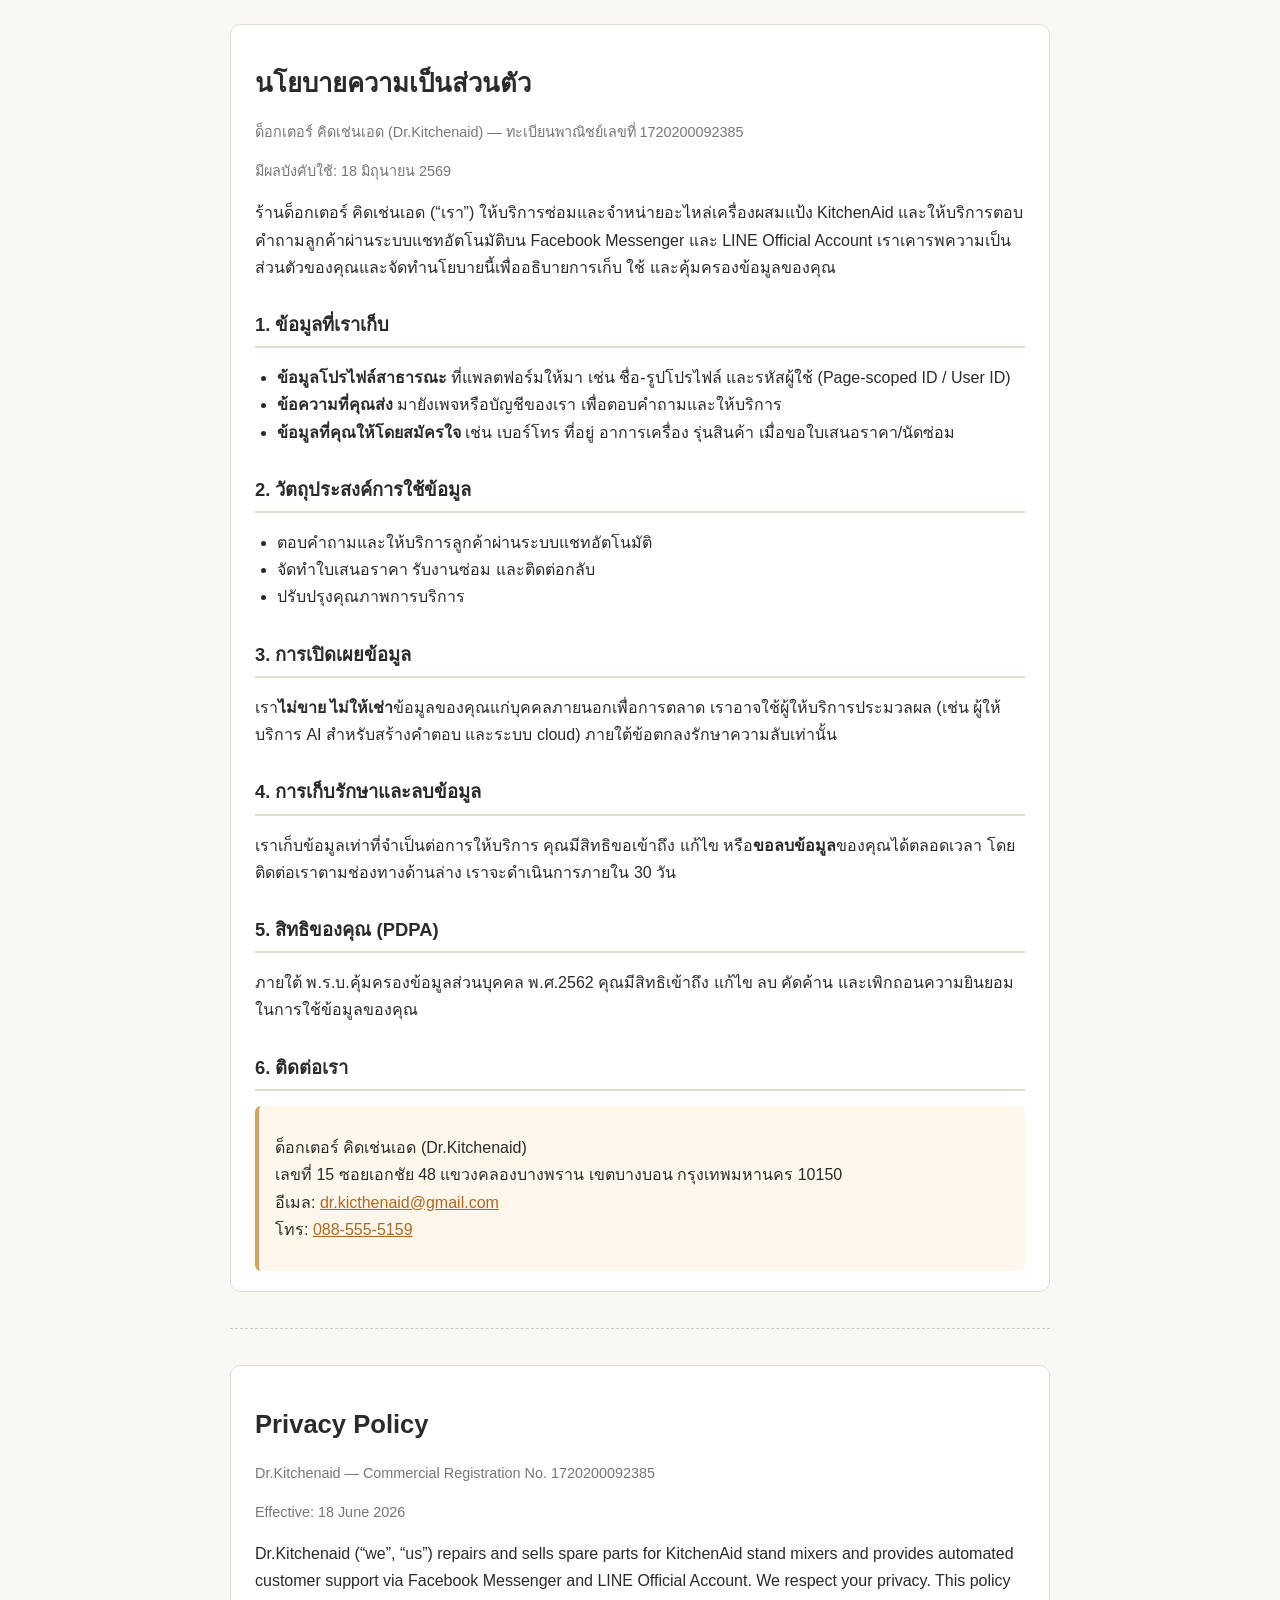
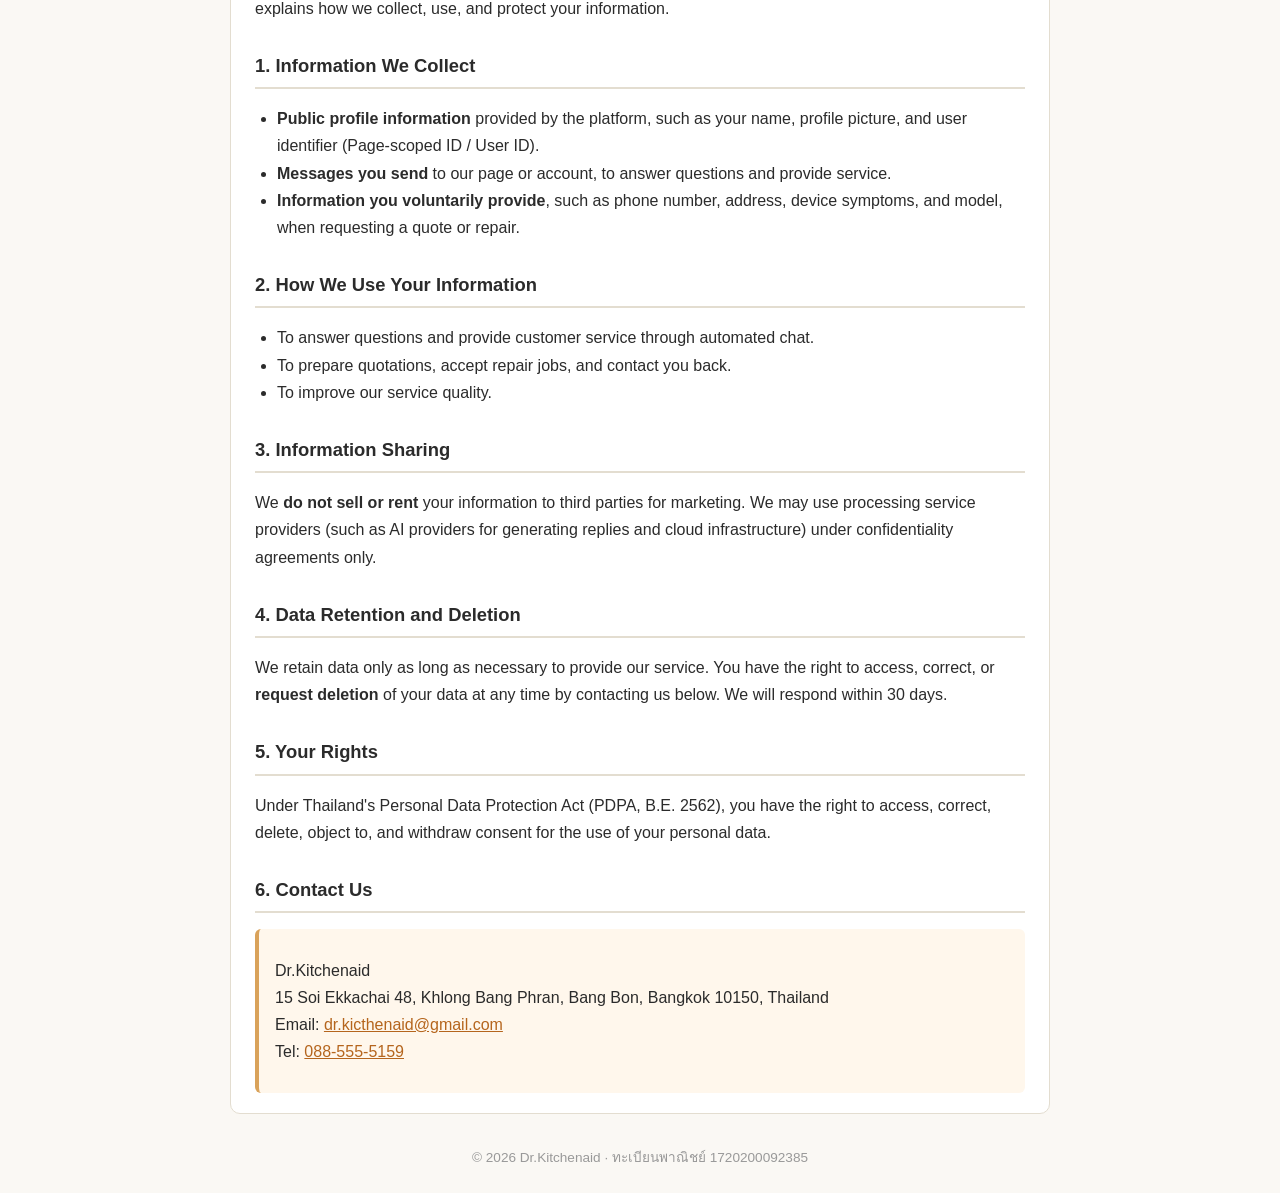
<file: privacy.html>
<!DOCTYPE html>
<html lang="th">
<head>
<meta charset="UTF-8">
<meta name="viewport" content="width=device-width, initial-scale=1.0">
<title>นโยบายความเป็นส่วนตัว | Privacy Policy — Dr.Kitchenaid</title>
<style>
  body { font-family: "Sarabun", "Segoe UI", Tahoma, sans-serif; line-height: 1.7; color: #2b2b2b; max-width: 820px; margin: 0 auto; padding: 24px; background: #faf8f4; }
  h1 { font-size: 1.6rem; margin-bottom: 4px; }
  h2 { font-size: 1.15rem; margin-top: 28px; border-bottom: 2px solid #e3ddd0; padding-bottom: 6px; }
  .meta { color: #777; font-size: 0.9rem; margin-bottom: 8px; }
  .lang { background: #fff; border: 1px solid #e3ddd0; border-radius: 10px; padding: 20px 24px; margin-bottom: 28px; }
  ul { padding-left: 22px; }
  a { color: #b5651d; }
  .contact { background: #fff7ec; border-left: 4px solid #d9a25a; padding: 12px 16px; border-radius: 6px; }
  hr { border: none; border-top: 1px dashed #ccc; margin: 36px 0; }
  footer { color: #999; font-size: 0.85rem; text-align: center; margin-top: 32px; }
</style>
</head>
<body>

<!-- ============ THAI ============ -->
<div class="lang">
<h1>นโยบายความเป็นส่วนตัว</h1>
<p class="meta">ด็อกเตอร์ คิดเช่นเอด (Dr.Kitchenaid) — ทะเบียนพาณิชย์เลขที่ 1720200092385</p>
<p class="meta">มีผลบังคับใช้: 18 มิถุนายน 2569</p>

<p>ร้านด็อกเตอร์ คิดเช่นเอด (“เรา”) ให้บริการซ่อมและจำหน่ายอะไหล่เครื่องผสมแป้ง KitchenAid และให้บริการตอบคำถามลูกค้าผ่านระบบแชทอัตโนมัติบน Facebook Messenger และ LINE Official Account เราเคารพความเป็นส่วนตัวของคุณและจัดทำนโยบายนี้เพื่ออธิบายการเก็บ ใช้ และคุ้มครองข้อมูลของคุณ</p>

<h2>1. ข้อมูลที่เราเก็บ</h2>
<ul>
  <li><strong>ข้อมูลโปรไฟล์สาธารณะ</strong> ที่แพลตฟอร์มให้มา เช่น ชื่อ-รูปโปรไฟล์ และรหัสผู้ใช้ (Page-scoped ID / User ID)</li>
  <li><strong>ข้อความที่คุณส่ง</strong> มายังเพจหรือบัญชีของเรา เพื่อตอบคำถามและให้บริการ</li>
  <li><strong>ข้อมูลที่คุณให้โดยสมัครใจ</strong> เช่น เบอร์โทร ที่อยู่ อาการเครื่อง รุ่นสินค้า เมื่อขอใบเสนอราคา/นัดซ่อม</li>
</ul>

<h2>2. วัตถุประสงค์การใช้ข้อมูล</h2>
<ul>
  <li>ตอบคำถามและให้บริการลูกค้าผ่านระบบแชทอัตโนมัติ</li>
  <li>จัดทำใบเสนอราคา รับงานซ่อม และติดต่อกลับ</li>
  <li>ปรับปรุงคุณภาพการบริการ</li>
</ul>

<h2>3. การเปิดเผยข้อมูล</h2>
<p>เรา<strong>ไม่ขาย ไม่ให้เช่า</strong>ข้อมูลของคุณแก่บุคคลภายนอกเพื่อการตลาด เราอาจใช้ผู้ให้บริการประมวลผล (เช่น ผู้ให้บริการ AI สำหรับสร้างคำตอบ และระบบ cloud) ภายใต้ข้อตกลงรักษาความลับเท่านั้น</p>

<h2>4. การเก็บรักษาและลบข้อมูล</h2>
<p>เราเก็บข้อมูลเท่าที่จำเป็นต่อการให้บริการ คุณมีสิทธิขอเข้าถึง แก้ไข หรือ<strong>ขอลบข้อมูล</strong>ของคุณได้ตลอดเวลา โดยติดต่อเราตามช่องทางด้านล่าง เราจะดำเนินการภายใน 30 วัน</p>

<h2>5. สิทธิของคุณ (PDPA)</h2>
<p>ภายใต้ พ.ร.บ.คุ้มครองข้อมูลส่วนบุคคล พ.ศ.2562 คุณมีสิทธิเข้าถึง แก้ไข ลบ คัดค้าน และเพิกถอนความยินยอมในการใช้ข้อมูลของคุณ</p>

<h2>6. ติดต่อเรา</h2>
<div class="contact">
  <p>ด็อกเตอร์ คิดเช่นเอด (Dr.Kitchenaid)<br>
  เลขที่ 15 ซอยเอกชัย 48 แขวงคลองบางพราน เขตบางบอน กรุงเทพมหานคร 10150<br>
  อีเมล: <a href="mailto:dr.kicthenaid@gmail.com">dr.kicthenaid@gmail.com</a><br>
  โทร: <a href="tel:0885555159">088-555-5159</a></p>
</div>
</div>

<hr>

<!-- ============ ENGLISH ============ -->
<div class="lang">
<h1>Privacy Policy</h1>
<p class="meta">Dr.Kitchenaid — Commercial Registration No. 1720200092385</p>
<p class="meta">Effective: 18 June 2026</p>

<p>Dr.Kitchenaid (“we”, “us”) repairs and sells spare parts for KitchenAid stand mixers and provides automated customer support via Facebook Messenger and LINE Official Account. We respect your privacy. This policy explains how we collect, use, and protect your information.</p>

<h2>1. Information We Collect</h2>
<ul>
  <li><strong>Public profile information</strong> provided by the platform, such as your name, profile picture, and user identifier (Page-scoped ID / User ID).</li>
  <li><strong>Messages you send</strong> to our page or account, to answer questions and provide service.</li>
  <li><strong>Information you voluntarily provide</strong>, such as phone number, address, device symptoms, and model, when requesting a quote or repair.</li>
</ul>

<h2>2. How We Use Your Information</h2>
<ul>
  <li>To answer questions and provide customer service through automated chat.</li>
  <li>To prepare quotations, accept repair jobs, and contact you back.</li>
  <li>To improve our service quality.</li>
</ul>

<h2>3. Information Sharing</h2>
<p>We <strong>do not sell or rent</strong> your information to third parties for marketing. We may use processing service providers (such as AI providers for generating replies and cloud infrastructure) under confidentiality agreements only.</p>

<h2>4. Data Retention and Deletion</h2>
<p>We retain data only as long as necessary to provide our service. You have the right to access, correct, or <strong>request deletion</strong> of your data at any time by contacting us below. We will respond within 30 days.</p>

<h2>5. Your Rights</h2>
<p>Under Thailand's Personal Data Protection Act (PDPA, B.E. 2562), you have the right to access, correct, delete, object to, and withdraw consent for the use of your personal data.</p>

<h2>6. Contact Us</h2>
<div class="contact">
  <p>Dr.Kitchenaid<br>
  15 Soi Ekkachai 48, Khlong Bang Phran, Bang Bon, Bangkok 10150, Thailand<br>
  Email: <a href="mailto:dr.kicthenaid@gmail.com">dr.kicthenaid@gmail.com</a><br>
  Tel: <a href="tel:0885555159">088-555-5159</a></p>
</div>
</div>

<footer>© 2026 Dr.Kitchenaid · ทะเบียนพาณิชย์ 1720200092385</footer>

</body>
</html>
</file>
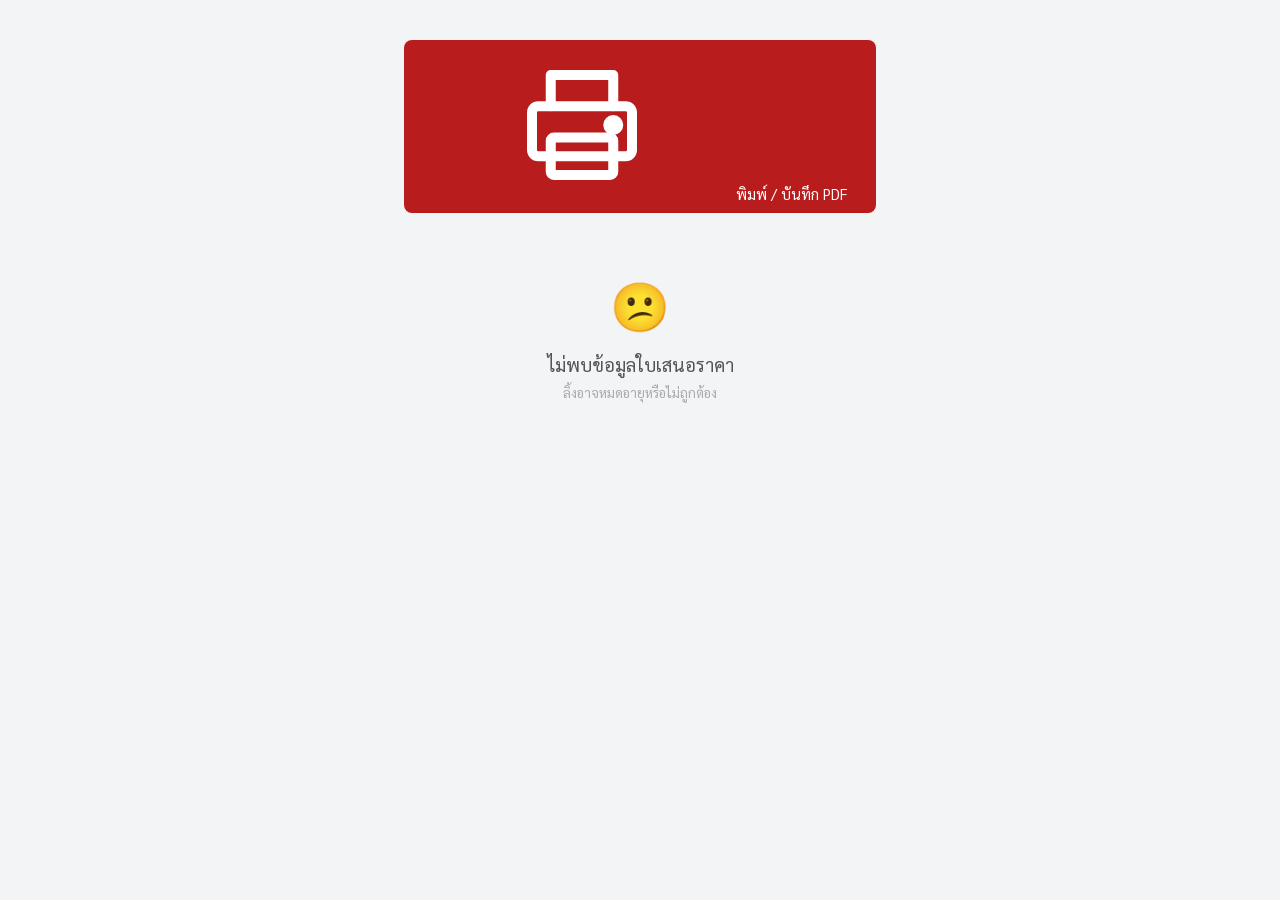
<file: quote-view.html>
<!DOCTYPE html>
<html lang="th">
<head>
  <meta charset="UTF-8">
  <meta name="viewport" content="width=device-width, initial-scale=1.0">
  <title>ใบเสนอราคา</title>
  <style>
    @import url('https://fonts.googleapis.com/css2?family=Sarabun:wght@300;400;600;700&display=swap');
    *{box-sizing:border-box;margin:0;padding:0}
    body{font-family:'Sarabun',sans-serif;background:#f3f4f6;color:#111;min-height:100vh;padding:24px 16px}
    .page{max-width:760px;margin:0 auto;background:#fff;border-radius:12px;box-shadow:0 4px 24px rgba(0,0,0,.10);overflow:hidden}
    .top-bar{background:#b91c1c;color:#fff;padding:14px 28px;display:flex;align-items:center;gap:12px}
    .top-bar .logo{font-size:22px}
    .top-bar .shop{font-size:15pt;font-weight:700}
    .body{padding:28px 32px}
    .doc-head{display:flex;justify-content:space-between;align-items:flex-start;margin-bottom:20px;padding-bottom:16px;border-bottom:2px solid #fecaca}
    .doc-type{font-size:20pt;font-weight:700;color:#b91c1c}
    .doc-meta{text-align:right;font-size:10pt;color:#555;line-height:1.8}
    .shop-sub{font-size:9pt;color:#666;line-height:1.7;margin-top:4px}
    .cust-box{background:#fef2f2;border-left:4px solid #b91c1c;border-radius:4px;padding:12px 16px;margin-bottom:20px}
    .cust-box .lbl{font-size:8pt;color:#888;text-transform:uppercase;letter-spacing:.5px;margin-bottom:4px}
    .cust-box .val{font-size:11pt;font-weight:600}
    .cust-box .val-sm{font-size:10pt;color:#444;margin-top:2px}
    table.items{width:100%;border-collapse:collapse;font-size:10pt;margin-bottom:16px}
    table.items thead tr{background:#b91c1c;color:#fff}
    table.items th{padding:9px 10px;text-align:left;font-weight:600}
    table.items td{padding:8px 10px;border-bottom:1px solid #f3f4f6}
    table.items tbody tr:last-child td{border-bottom:none}
    table.items tbody tr:hover{background:#fef9f9}
    .text-right{text-align:right}
    .text-center{text-align:center}
    .totals{display:flex;justify-content:flex-end;margin-bottom:20px}
    .totals table{width:280px;border-collapse:collapse;font-size:10.5pt}
    .totals td{padding:5px 8px}
    .totals td:last-child{text-align:right;font-weight:500}
    .totals td:first-child{color:#555}
    .totals tr.grand td{font-size:14pt;font-weight:700;color:#b91c1c;padding-top:10px;border-top:2px solid #b91c1c}
    .notes-box{background:#fafafa;border-left:3px solid #b91c1c;padding:10px 14px;font-size:9.5pt;color:#444;border-radius:4px;margin-bottom:20px}
    .notes-box .lbl{font-size:8pt;color:#888;text-transform:uppercase;margin-bottom:4px}
    #v-notes,#v-payment{white-space:pre-wrap}
    .sig-row{display:grid;grid-template-columns:1fr 1fr;gap:40px;margin-top:40px}
    .sig-box{text-align:center}
    .sig-line{border-top:1px solid #aaa;padding-top:8px;font-size:9pt;color:#777;margin-top:50px}
    .footer-note{text-align:center;font-size:9pt;color:#aaa;padding:16px;border-top:1px solid #f3f4f6;margin-top:8px}
    .badge{display:inline-block;padding:3px 10px;border-radius:999px;font-size:9pt;font-weight:600}
    .badge-sent{background:#dbeafe;color:#1e40af}
    .badge-approved{background:#dcfce7;color:#166534}
    .badge-rejected{background:#fee2e2;color:#991b1b}
    .badge-draft{background:#f3f4f6;color:#6b7280}
    @media print{
      body{background:#fff;padding:0}
      .page{box-shadow:none;border-radius:0}
      .no-print{display:none!important}
    }
    @media(max-width:600px){
      .doc-head{flex-direction:column;gap:12px}
      .doc-meta{text-align:left}
      .sig-row{grid-template-columns:1fr}
      .body{padding:16px}
    }
  </style>
</head>
<body>
<svg xmlns="http://www.w3.org/2000/svg" style="display:none">
  <!-- KA Onigiri Theme — line-art icons, stroke=currentColor, viewBox 24x24 -->

  <symbol id="i-mixer" viewBox="0 0 24 24" fill="none" stroke="currentColor" stroke-width="1.6" stroke-linecap="round" stroke-linejoin="round">
    <path d="M6 4h10l1 5a4 4 0 0 1-4 4h-4a4 4 0 0 1-4-4z"/>
    <path d="M9 13v3"/>
    <path d="M14 13v3"/>
    <rect x="6" y="16" width="11" height="4" rx="1.2"/>
    <circle cx="11.5" cy="8" r="0.8" fill="currentColor"/>
  </symbol>

  <symbol id="i-home" viewBox="0 0 24 24" fill="none" stroke="currentColor" stroke-width="1.6" stroke-linecap="round" stroke-linejoin="round">
    <path d="M3 11l9-7 9 7"/>
    <path d="M5 10v9a1 1 0 0 0 1 1h4v-6h4v6h4a1 1 0 0 0 1-1v-9"/>
  </symbol>

  <symbol id="i-users" viewBox="0 0 24 24" fill="none" stroke="currentColor" stroke-width="1.6" stroke-linecap="round" stroke-linejoin="round">
    <circle cx="9" cy="8" r="3.2"/>
    <path d="M3 20c0-3.3 2.7-6 6-6s6 2.7 6 6"/>
    <circle cx="17" cy="9" r="2.4"/>
    <path d="M16 14c2.8 0 5 2.2 5 5"/>
  </symbol>

  <symbol id="i-wrench" viewBox="0 0 24 24" fill="none" stroke="currentColor" stroke-width="1.6" stroke-linecap="round" stroke-linejoin="round">
    <path d="M15.5 3.5a4.5 4.5 0 0 0-5.7 5.7L3 16l4 4 6.8-6.8a4.5 4.5 0 0 0 5.7-5.7L17 6l-2-2-2 2z"/>
  </symbol>

  <symbol id="i-doc" viewBox="0 0 24 24" fill="none" stroke="currentColor" stroke-width="1.6" stroke-linecap="round" stroke-linejoin="round">
    <path d="M6 3h8l4 4v13a1 1 0 0 1-1 1H6a1 1 0 0 1-1-1V4a1 1 0 0 1 1-1z"/>
    <path d="M14 3v4h4"/>
    <path d="M8 12h8"/>
    <path d="M8 16h8"/>
    <path d="M8 8h3"/>
  </symbol>

  <symbol id="i-receipt" viewBox="0 0 24 24" fill="none" stroke="currentColor" stroke-width="1.6" stroke-linecap="round" stroke-linejoin="round">
    <path d="M5 3h14v18l-2-1.5-2 1.5-2-1.5-2 1.5-2-1.5-2 1.5-2-1.5L5 21z"/>
    <path d="M8 8h8"/>
    <path d="M8 12h8"/>
    <path d="M8 16h5"/>
  </symbol>

  <symbol id="i-box" viewBox="0 0 24 24" fill="none" stroke="currentColor" stroke-width="1.6" stroke-linecap="round" stroke-linejoin="round">
    <path d="M3 7l9-4 9 4-9 4z"/>
    <path d="M3 7v10l9 4 9-4V7"/>
    <path d="M12 11v10"/>
  </symbol>

  <symbol id="i-chat" viewBox="0 0 24 24" fill="none" stroke="currentColor" stroke-width="1.6" stroke-linecap="round" stroke-linejoin="round">
    <path d="M4 5h16a1 1 0 0 1 1 1v10a1 1 0 0 1-1 1h-9l-5 4v-4H4a1 1 0 0 1-1-1V6a1 1 0 0 1 1-1z"/>
    <circle cx="9" cy="11" r="0.9" fill="currentColor"/>
    <circle cx="12" cy="11" r="0.9" fill="currentColor"/>
    <circle cx="15" cy="11" r="0.9" fill="currentColor"/>
  </symbol>

  <symbol id="i-gear" viewBox="0 0 24 24" fill="none" stroke="currentColor" stroke-width="1.6" stroke-linecap="round" stroke-linejoin="round">
    <circle cx="12" cy="12" r="3"/>
    <path d="M12 2v3M12 19v3M22 12h-3M5 12H2M19.07 4.93l-2.12 2.12M7.05 16.95l-2.12 2.12M19.07 19.07l-2.12-2.12M7.05 7.05L4.93 4.93"/>
  </symbol>

  <symbol id="i-pencil" viewBox="0 0 24 24" fill="none" stroke="currentColor" stroke-width="1.6" stroke-linecap="round" stroke-linejoin="round">
    <path d="M4 20h4l11-11-4-4L4 16z"/>
    <path d="M14 6l4 4"/>
  </symbol>

  <symbol id="i-trash" viewBox="0 0 24 24" fill="none" stroke="currentColor" stroke-width="1.6" stroke-linecap="round" stroke-linejoin="round">
    <path d="M4 7h16"/>
    <path d="M10 4h4a1 1 0 0 1 1 1v2H9V5a1 1 0 0 1 1-1z"/>
    <path d="M6 7l1 12a1 1 0 0 0 1 1h8a1 1 0 0 0 1-1l1-12"/>
    <path d="M10 11v6M14 11v6"/>
  </symbol>

  <symbol id="i-plus" viewBox="0 0 24 24" fill="none" stroke="currentColor" stroke-width="1.8" stroke-linecap="round" stroke-linejoin="round">
    <path d="M12 5v14M5 12h14"/>
  </symbol>

  <symbol id="i-search" viewBox="0 0 24 24" fill="none" stroke="currentColor" stroke-width="1.6" stroke-linecap="round" stroke-linejoin="round">
    <circle cx="11" cy="11" r="6"/>
    <path d="M16 16l4 4"/>
  </symbol>

  <symbol id="i-clipboard" viewBox="0 0 24 24" fill="none" stroke="currentColor" stroke-width="1.6" stroke-linecap="round" stroke-linejoin="round">
    <rect x="6" y="4" width="12" height="17" rx="1.5"/>
    <path d="M9 4a1 1 0 0 1 1-1h4a1 1 0 0 1 1 1v2H9z"/>
    <path d="M9 11h6M9 15h6M9 18h4"/>
  </symbol>

  <symbol id="i-coin" viewBox="0 0 24 24" fill="none" stroke="currentColor" stroke-width="1.6" stroke-linecap="round" stroke-linejoin="round">
    <circle cx="12" cy="12" r="8"/>
    <path d="M12 7v10"/>
    <path d="M15 9.5c0-1.4-1.3-2-3-2s-3 .6-3 2 1.3 2 3 2 3 .6 3 2-1.3 2-3 2-3-.6-3-2"/>
  </symbol>

  <symbol id="i-chart" viewBox="0 0 24 24" fill="none" stroke="currentColor" stroke-width="1.6" stroke-linecap="round" stroke-linejoin="round">
    <path d="M4 20V4"/>
    <path d="M4 20h16"/>
    <path d="M7 17v-5M11 17V9M15 17v-3M19 17V7"/>
  </symbol>

  <symbol id="i-check" viewBox="0 0 24 24" fill="none" stroke="currentColor" stroke-width="2" stroke-linecap="round" stroke-linejoin="round">
    <path d="M5 12l5 5L20 7"/>
  </symbol>

  <symbol id="i-x" viewBox="0 0 24 24" fill="none" stroke="currentColor" stroke-width="2" stroke-linecap="round" stroke-linejoin="round">
    <path d="M6 6l12 12M18 6L6 18"/>
  </symbol>

  <symbol id="i-warn" viewBox="0 0 24 24" fill="none" stroke="currentColor" stroke-width="1.6" stroke-linecap="round" stroke-linejoin="round">
    <path d="M12 3l10 18H2z"/>
    <path d="M12 10v5"/>
    <circle cx="12" cy="18" r="0.8" fill="currentColor"/>
  </symbol>

  <symbol id="i-info" viewBox="0 0 24 24" fill="none" stroke="currentColor" stroke-width="1.6" stroke-linecap="round" stroke-linejoin="round">
    <circle cx="12" cy="12" r="9"/>
    <path d="M12 11v6"/>
    <circle cx="12" cy="7.5" r="0.9" fill="currentColor"/>
  </symbol>

  <symbol id="i-cal" viewBox="0 0 24 24" fill="none" stroke="currentColor" stroke-width="1.6" stroke-linecap="round" stroke-linejoin="round">
    <rect x="3" y="5" width="18" height="16" rx="1.5"/>
    <path d="M3 10h18"/>
    <path d="M8 3v4M16 3v4"/>
  </symbol>

  <symbol id="i-phone" viewBox="0 0 24 24" fill="none" stroke="currentColor" stroke-width="1.6" stroke-linecap="round" stroke-linejoin="round">
    <path d="M5 4h3l2 5-2.5 1.5a11 11 0 0 0 6 6L15 14l5 2v3a2 2 0 0 1-2 2A15 15 0 0 1 3 6a2 2 0 0 1 2-2z"/>
  </symbol>

  <symbol id="i-mail" viewBox="0 0 24 24" fill="none" stroke="currentColor" stroke-width="1.6" stroke-linecap="round" stroke-linejoin="round">
    <rect x="3" y="5" width="18" height="14" rx="1.5"/>
    <path d="M3 7l9 7 9-7"/>
  </symbol>

  <symbol id="i-tag" viewBox="0 0 24 24" fill="none" stroke="currentColor" stroke-width="1.6" stroke-linecap="round" stroke-linejoin="round">
    <path d="M3 11V4a1 1 0 0 1 1-1h7l10 10-8 8z"/>
    <circle cx="7.5" cy="7.5" r="1.2"/>
  </symbol>

  <symbol id="i-shop" viewBox="0 0 24 24" fill="none" stroke="currentColor" stroke-width="1.6" stroke-linecap="round" stroke-linejoin="round">
    <path d="M4 8l1-4h14l1 4"/>
    <path d="M4 8v12a1 1 0 0 0 1 1h14a1 1 0 0 0 1-1V8"/>
    <path d="M4 8c0 2 1.5 3 3 3s3-1 3-3 1.5 3 3 3 3-1 3-3 1.5 3 3 3"/>
    <path d="M9 21v-6h6v6"/>
  </symbol>

  <symbol id="i-save" viewBox="0 0 24 24" fill="none" stroke="currentColor" stroke-width="1.6" stroke-linecap="round" stroke-linejoin="round">
    <path d="M5 3h11l3 3v14a1 1 0 0 1-1 1H5a1 1 0 0 1-1-1V4a1 1 0 0 1 1-1z"/>
    <path d="M7 3v6h9V3"/>
    <rect x="7" y="13" width="10" height="8" rx="0.5"/>
  </symbol>

  <symbol id="i-folder" viewBox="0 0 24 24" fill="none" stroke="currentColor" stroke-width="1.6" stroke-linecap="round" stroke-linejoin="round">
    <path d="M3 7a1 1 0 0 1 1-1h5l2 2h9a1 1 0 0 1 1 1v10a1 1 0 0 1-1 1H4a1 1 0 0 1-1-1z"/>
  </symbol>

  <symbol id="i-print" viewBox="0 0 24 24" fill="none" stroke="currentColor" stroke-width="1.6" stroke-linecap="round" stroke-linejoin="round">
    <path d="M7 9V4h10v5"/>
    <rect x="4" y="9" width="16" height="8" rx="1"/>
    <rect x="7" y="14" width="10" height="6" rx="0.5"/>
    <circle cx="17" cy="12" r="0.8" fill="currentColor"/>
  </symbol>

  <symbol id="i-down" viewBox="0 0 24 24" fill="none" stroke="currentColor" stroke-width="1.6" stroke-linecap="round" stroke-linejoin="round">
    <path d="M12 4v12"/>
    <path d="M7 11l5 5 5-5"/>
    <path d="M5 20h14"/>
  </symbol>

  <symbol id="i-up" viewBox="0 0 24 24" fill="none" stroke="currentColor" stroke-width="1.6" stroke-linecap="round" stroke-linejoin="round">
    <path d="M12 20V8"/>
    <path d="M7 13l5-5 5 5"/>
    <path d="M5 4h14"/>
  </symbol>

  <symbol id="i-cloud" viewBox="0 0 24 24" fill="none" stroke="currentColor" stroke-width="1.6" stroke-linecap="round" stroke-linejoin="round">
    <path d="M7 18a4 4 0 0 1-1-7.9A6 6 0 0 1 18 11a3.5 3.5 0 0 1 0 7z"/>
  </symbol>

  <symbol id="i-link" viewBox="0 0 24 24" fill="none" stroke="currentColor" stroke-width="1.6" stroke-linecap="round" stroke-linejoin="round">
    <path d="M10 14a4 4 0 0 0 5.66 0l3-3a4 4 0 1 0-5.66-5.66l-1.5 1.5"/>
    <path d="M14 10a4 4 0 0 0-5.66 0l-3 3a4 4 0 1 0 5.66 5.66l1.5-1.5"/>
  </symbol>

  <symbol id="i-refresh" viewBox="0 0 24 24" fill="none" stroke="currentColor" stroke-width="1.6" stroke-linecap="round" stroke-linejoin="round">
    <path d="M4 12a8 8 0 0 1 14-5"/>
    <path d="M18 4v4h-4"/>
    <path d="M20 12a8 8 0 0 1-14 5"/>
    <path d="M6 20v-4h4"/>
  </symbol>

  <symbol id="i-db" viewBox="0 0 24 24" fill="none" stroke="currentColor" stroke-width="1.6" stroke-linecap="round" stroke-linejoin="round">
    <ellipse cx="12" cy="5" rx="8" ry="2.5"/>
    <path d="M4 5v6c0 1.4 3.6 2.5 8 2.5s8-1.1 8-2.5V5"/>
    <path d="M4 11v6c0 1.4 3.6 2.5 8 2.5s8-1.1 8-2.5v-6"/>
  </symbol>

  <symbol id="i-image" viewBox="0 0 24 24" fill="none" stroke="currentColor" stroke-width="1.6" stroke-linecap="round" stroke-linejoin="round">
    <rect x="3" y="4" width="18" height="16" rx="1.5"/>
    <circle cx="8.5" cy="9.5" r="1.5"/>
    <path d="M21 16l-5-5-9 9"/>
  </symbol>

  <symbol id="i-mobile" viewBox="0 0 24 24" fill="none" stroke="currentColor" stroke-width="1.6" stroke-linecap="round" stroke-linejoin="round">
    <rect x="7" y="2" width="10" height="20" rx="2"/>
    <path d="M10 18h4"/>
  </symbol>

  <symbol id="i-user" viewBox="0 0 24 24" fill="none" stroke="currentColor" stroke-width="1.6" stroke-linecap="round" stroke-linejoin="round">
    <circle cx="12" cy="8" r="3.5"/>
    <path d="M4 21c0-4 3.6-7 8-7s8 3 8 7"/>
  </symbol>

  <symbol id="i-menu" viewBox="0 0 24 24" fill="none" stroke="currentColor" stroke-width="2" stroke-linecap="round" stroke-linejoin="round">
    <path d="M4 7h16M4 12h16M4 17h16"/>
  </symbol>
</svg>



<div class="page" id="doc-page">
  <div class="top-bar">
    <span class="logo"><svg class="ic"><use href="#i-mixer"/></svg></span>
    <span class="shop" id="v-shop">KitchenAid</span>
  </div>
  <div class="body">
    <div class="doc-head">
      <div>
        <div id="v-shop-info" class="shop-sub"></div>
      </div>
      <div>
        <div class="doc-type">ใบเสนอราคา</div>
        <div class="doc-meta" id="v-meta"></div>
      </div>
    </div>

    <div class="cust-box">
      <div class="lbl">ลูกค้า / Customer</div>
      <div class="val" id="v-cust-name">-</div>
      <div class="val-sm" id="v-cust-phone"></div>
      <div class="val-sm" id="v-cust-addr" style="white-space:pre-line"></div>
    </div>

    <table class="items">
      <thead>
        <tr>
          <th style="width:32px" class="text-center">#</th>
          <th>รายการ</th>
          <th style="width:88px">รหัส</th>
          <th style="width:52px" class="text-center">จำนวน</th>
          <th style="width:42px" class="text-center">หน่วย</th>
          <th style="width:96px" class="text-right">ราคา/หน่วย</th>
          <th style="width:56px" class="text-center">ส่วนลด%</th>
          <th style="width:100px" class="text-right">จำนวนเงิน</th>
        </tr>
      </thead>
      <tbody id="v-items"></tbody>
    </table>

    <div class="totals">
      <table id="v-totals"></table>
    </div>

    <div id="v-notes-wrap" style="display:none" class="notes-box">
      <div class="lbl">หมายเหตุ</div>
      <div id="v-notes"></div>
    </div>

    <div id="v-payment-wrap" style="display:none" class="notes-box">
      <div class="lbl">ข้อมูลการชำระเงิน</div>
      <div id="v-payment"></div>
    </div>

    <div class="sig-row">
      <div class="sig-box"><div class="sig-line">ลายเซ็นลูกค้า<br>(......................................................)</div></div>
      <div class="sig-box"><div class="sig-line">ลายเซ็นผู้มีอำนาจ<br>(......................................................)</div></div>
    </div>
  </div>
  <div class="footer-note">เอกสารนี้สร้างโดยระบบ KitchenAid — ลิ้งนี้ใช้ได้ครั้งเดียว โปรดบันทึกหรือพิมพ์เก็บไว้</div>
</div>

<div style="text-align:center;margin-top:16px" class="no-print">
  <button onclick="window.print()" style="background:#b91c1c;color:#fff;border:none;padding:10px 28px;border-radius:8px;font-size:11pt;cursor:pointer;font-family:inherit"><svg class="ic"><use href="#i-print"/></svg>️ พิมพ์ / บันทึก PDF</button>
</div>

<div id="err-page" style="display:none;text-align:center;padding:60px 20px">
  <div style="font-size:48px;margin-bottom:16px">😕</div>
  <div style="font-size:14pt;color:#555">ไม่พบข้อมูลใบเสนอราคา</div>
  <div style="font-size:10pt;color:#aaa;margin-top:8px">ลิ้งอาจหมดอายุหรือไม่ถูกต้อง</div>
</div>

<script>
const fmt = (n,d=2)=>Number(n||0).toLocaleString('th-TH',{minimumFractionDigits:d,maximumFractionDigits:d});
const fmtDate = d=>d?new Date(d).toLocaleDateString('th-TH',{year:'numeric',month:'long',day:'numeric'}):'-';

function esc(s){ return String(s||'').replace(/&/g,'&amp;').replace(/</g,'&lt;').replace(/>/g,'&gt;'); }

function load(){
  const params = new URLSearchParams(location.search);
  const raw = params.get('d');
  if(!raw){ showErr(); return; }
  let q;
  try{
    let b64 = raw.replace(/-/g,'+').replace(/_/g,'/');
    const pad = b64.length % 4; if(pad) b64 += '='.repeat(4-pad);
    const bin = atob(b64);
    const bytes = new Uint8Array(bin.length);
    for(let i=0;i<bin.length;i++) bytes[i]=bin.charCodeAt(i);
    q = JSON.parse(new TextDecoder().decode(bytes));
  } catch(e){ showErr(); return; }

  document.title = 'ใบเสนอราคา ' + (q.number||'');

  // shop info from q.shopSnapshot or fallback
  const shop = q.shopSnapshot || {};
  document.getElementById('v-shop').textContent = shop.shopName || 'KitchenAid';
  const shopLines = [shop.address, shop.phone?'โทร. '+shop.phone:'', shop.email||'', shop.taxId?'เลขผู้เสียภาษี: '+shop.taxId:''].filter(Boolean);
  document.getElementById('v-shop-info').innerHTML = shopLines.map(esc).join('<br>');

  // meta
  const statusLbl = {draft:'ร่าง',sent:'ส่งแล้ว',approved:'อนุมัติ',rejected:'ปฏิเสธ',converted:'แปลงเป็นบิลแล้ว'};
  const statusCls = {draft:'badge-draft',sent:'badge-sent',approved:'badge-approved',rejected:'badge-rejected',converted:'badge-approved'};
  document.getElementById('v-meta').innerHTML =
    `เลขที่: <strong>${esc(q.number)}</strong><br>` +
    `วันที่: ${fmtDate(q.date)}<br>` +
    `ใช้ได้ถึง: ${fmtDate(q.validUntil)}<br>` +
    `<span class="badge ${statusCls[q.status]||'badge-draft'}">${statusLbl[q.status]||q.status}</span>`;

  // customer
  document.getElementById('v-cust-name').textContent = q.customerName || '-';
  const ph = document.getElementById('v-cust-phone');
  if(q.customerPhone){ ph.textContent = 'โทร. ' + q.customerPhone; }
  const ad = document.getElementById('v-cust-addr');
  if(q.customerAddress){ ad.textContent = q.customerAddress; }

  // items
  const tbody = document.getElementById('v-items');
  if(!q.items||!q.items.length){
    tbody.innerHTML = '<tr><td colspan="8" style="text-align:center;color:#aaa;padding:20px">ไม่มีรายการ</td></tr>';
  } else {
    tbody.innerHTML = q.items.map((it,i)=>`
      <tr>
        <td class="text-center">${i+1}</td>
        <td>${esc(it.description)}</td>
        <td style="font-size:9pt;color:#888">${esc(it.code)}</td>
        <td class="text-center">${it.qty}</td>
        <td class="text-center">${esc(it.unit||'ชิ้น')}</td>
        <td class="text-right">฿${fmt(it.price)}</td>
        <td class="text-center">${it.discPct||0}%</td>
        <td class="text-right font-weight:600">฿${fmt(it.amount||(it.qty*it.price*(1-(it.discPct||0)/100)))}</td>
      </tr>`).join('');
  }

  // totals
  let totHtml = `<tr><td>ราคารวม</td><td class="text-right">฿${fmt(q.subtotal)}</td></tr>`;
  if(q.discountAmount){ totHtml += `<tr><td>ส่วนลด</td><td class="text-right">- ฿${fmt(q.discountAmount)}</td></tr>`; }
  if(q.vatEnabled){ totHtml += `<tr><td>VAT ${q.vatRate}%</td><td class="text-right">฿${fmt(q.vatAmount)}</td></tr>`; }
  totHtml += `<tr class="grand"><td>ยอดรวมทั้งสิ้น</td><td>฿${fmt(q.total)}</td></tr>`;
  document.getElementById('v-totals').innerHTML = totHtml;

  // notes
  if(q.notes){
    document.getElementById('v-notes').textContent = q.notes;
    document.getElementById('v-notes-wrap').style.display='';
  }
  if(shop.paymentInfo){
    document.getElementById('v-payment').textContent = shop.paymentInfo;
    document.getElementById('v-payment-wrap').style.display='';
  }
}

function showErr(){
  document.getElementById('doc-page').style.display='none';
  document.getElementById('err-page').style.display='';
}

load();
</script>
</body>
</html>
</file>
